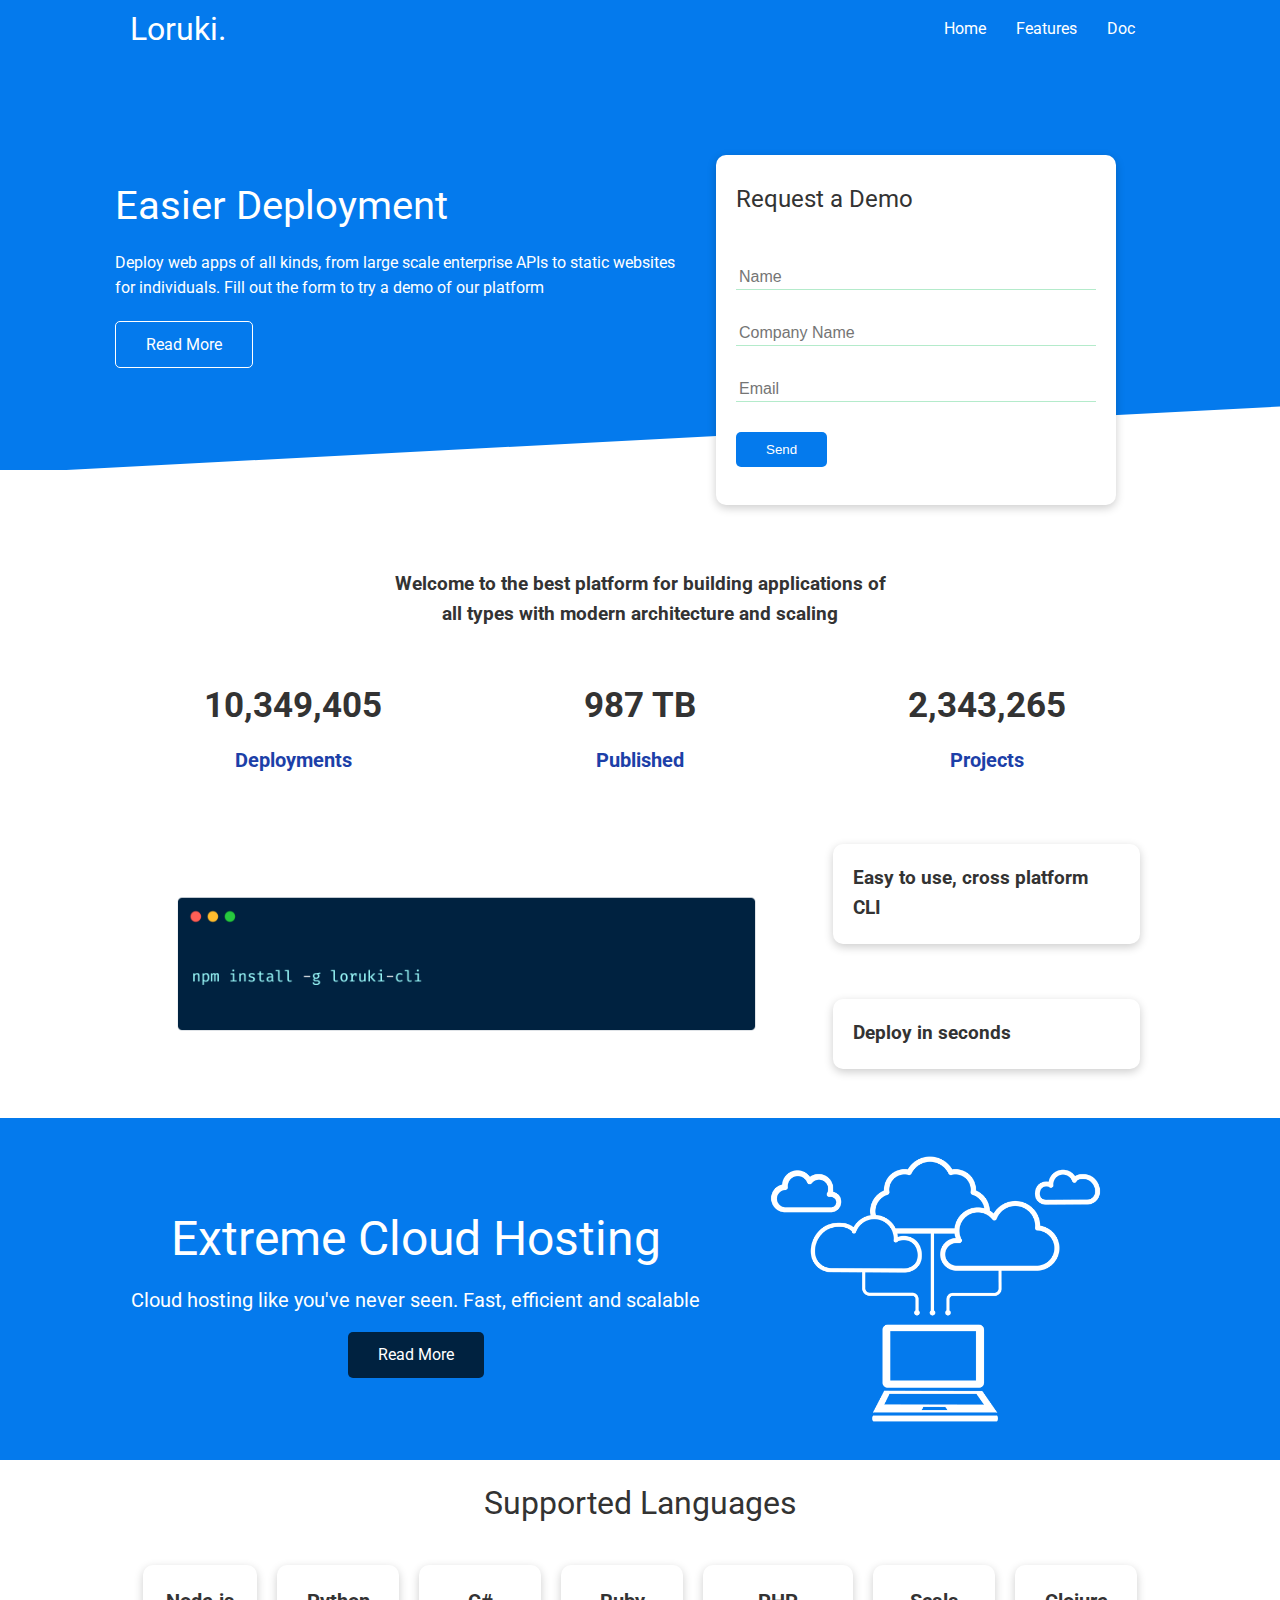
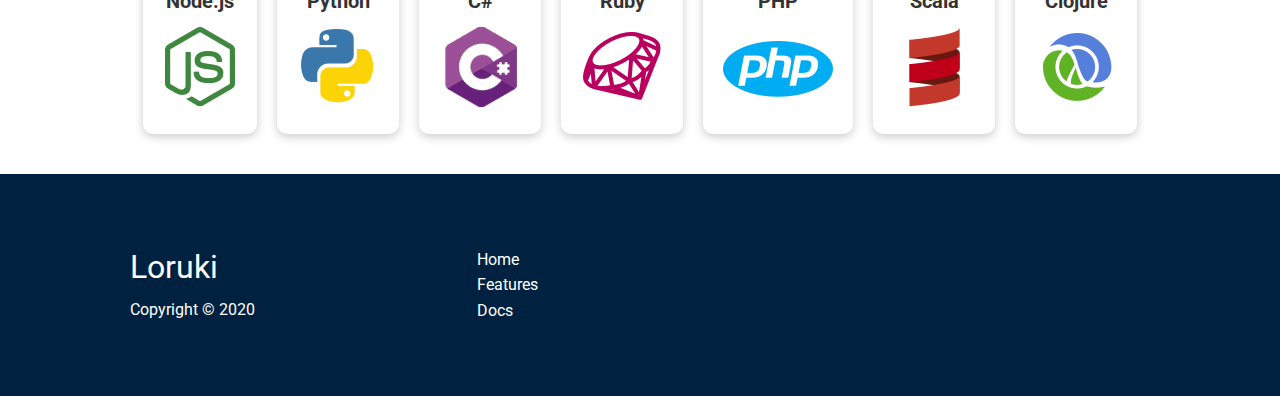
<file: index.html>
<!DOCTYPE html>
<html lang="en">
  <head>
    <meta charset="UTF-8" />
    <meta http-equiv="X-UA-Compatible" content="IE=edge" />
    <meta name="viewport" content="width=device-width, initial-scale=1.0" />
    <title>Document</title>
    <link rel="stylesheet" href="https://cdnjs.cloudflare.com/ajax/libs/font-awesome/5.15.1/css/all.min.css" integrity="sha512-+4zCK9k+qNFUR5X+cKL9EIR+ZOhtIloNl9GIKS57V1MyNsYpYcUrUeQc9vNfzsWfV28IaLL3i96P9sdNyeRssA==" crossorigin="anonymous" />
    <link rel="stylesheet" href="/css/styles-s.css" />
    <link rel="stylesheet" href="/css/utilities-s.css" />
  </head>
  <body>
       <!-- Navbar -->
    <div class="navbar">
      <div class="container flex">
        <h1 class="logo">Loruki.</h1>
        <nav>
          <ul>
            <li><a href="index.html">Home</a></li>
            <li><a href="features-s.html">Features</a></li>
            <li><a href="docs-s.html">Doc</a></li>
          </ul>
        </nav>
      </div>
    </div>
        <!-- Showcase -->
        <section class="showcase">
            <div class="container grid">
                <div class="showcase-text">
                    <h1>Easier Deployment</h1>
                    <p>Deploy web apps of all kinds, from large scale enterprise APIs to static websites for individuals. Fill out the form to try a demo of our platform</p>
                    <a href="features.html" class="btn btn-outline">Read More</a>
                </div>
                <div class="showcase-form card">
                    <h2>Request a Demo</h2>
                 <!-- netlify-honeypot, input with type="hidden" and the p class="hidden" is all for deployment to netlify and ensure that we are able to submit the form and prevent spam also-->
               <form name="contact" netlify-honeypot="bot-field" method="POST" data-netlify="true">
                    <input type="hidden" name="form-name" value="contact">
                    <p class="hidden">
                        <label>Don’t fill this out if you're human: <input name="bot-field" /></label>
                      </p>
                    <div class="form-control">
                        <input type="text" name="name" placeholder="Name" required>
                    </div>
                    <div class="form-control">
                        <input type="text" name="company" placeholder="Company Name" required>
                    </div>
                    <div class="form-control">
                        <input type="email" name="email" placeholder="Email" required>
                    </div>
                    <input type="submit" value="Send" class="btn btn-primary">
                </form>
                </div>
            </div>
        </section>
        
    <!-- Stats -->
    <section class="stats">
      <div class="container">
          <h3 class="stats-heading text-center my-1">
              Welcome to the best platform for building applications of all types with modern architecture and scaling
          </h3>

          <div class="grid grid-3 text-center my-4">
              <div>
                  <i class="fas fa-server fa-3x"></i>
                  <h3>10,349,405</h3>
                  <p class="text-secondary">Deployments</p>
              </div>
              <div>
                  <i class="fas fa-upload fa-3x"></i>
                  <h3>987 TB</h3>
                  <p class="text-secondary">Published</p>
              </div>
              <div>
                  <i class="fas fa-project-diagram fa-3x"></i>
                  <h3>2,343,265</h3>
                  <p class="text-secondary">Projects</p>
              </div>
          </div>
      </div>
  </section>
      <!-- Cli -->
      <section class="cli">
        <div class="container grid">
            <img src="images/cli.png" alt="">
            <div class="card">
                <h3>Easy to use, cross platform CLI</h3>
            </div>
            <div class="card">
                <h3>Deploy in seconds</h3>
            </div>
        </div>
    </section>
    
    <!-- Cloud -->
    <section class="cloud bg-primary my-2 py-2">
      <div class="container grid">
          <div class="text-center">
              <h2 class="lg">Extreme Cloud Hosting</h2>
              <p class="lead my-1">Cloud hosting like you've never seen. Fast, efficient and scalable</p>
              <a href="features.html" class="btn btn-dark">Read More</a>
          </div>
          <img src="images/cloud.png" alt="">
      </div>
  </section>
  
    <!-- Languages -->
    <section class="languages">
      <h2 class="md text-center my-2">
          Supported Languages
      </h2>
      <div class="container flex">
          <div class="card">
              <h4>Node.js</h4>
              <img src="images/logos/node.png" alt="">
          </div>
          <div class="card">
              <h4>Python</h4>
              <img src="images/logos/python.png" alt="">
            </div>
            <div class="card">
              <h4>C#</h4>
              <img src="images/logos/csharp.png" alt="">
            </div>
            <div class="card">
              <h4>Ruby</h4>
              <img src="images/logos/ruby.png" alt="">
            </div>
            <div class="card">
              <h4>PHP</h4>
              <img src="images/logos/php.png" alt="">
            </div>
            <div class="card">
              <h4>Scala</h4>
              <img src="images/logos/scala.png" alt="">
            </div>
            <div class="card">
              <h4>Clojure</h4>
              <img src="images/logos/clojure.png" alt="">
            </div>
      </div>
  </section>
      <!-- Footer -->
      <footer class="footer bg-dark py-5">
        <div class="container grid grid-3">
            <div>
                <h1>Loruki
                </h1>
                <p>Copyright &copy; 2020</p>
            </div>
            <nav>
                <ul>
                    <li><a href="index.html">Home</a></li>
                    <li><a href="features-s.html">Features</a></li>
                    <li><a href="docs-s.html">Docs</a></li>
                </ul>
            </nav>
            <div class="social">
                <a href="#"><i class="fab fa-github fa-2x"></i></a>
                <a href="#"><i class="fab fa-facebook fa-2x"></i></a>
                <a href="#"><i class="fab fa-instagram fa-2x"></i></a>
                <a href="#"><i class="fab fa-twitter fa-2x"></i></a>
            </div>
        </div>
    </footer>
  </body>
</html>
</file>
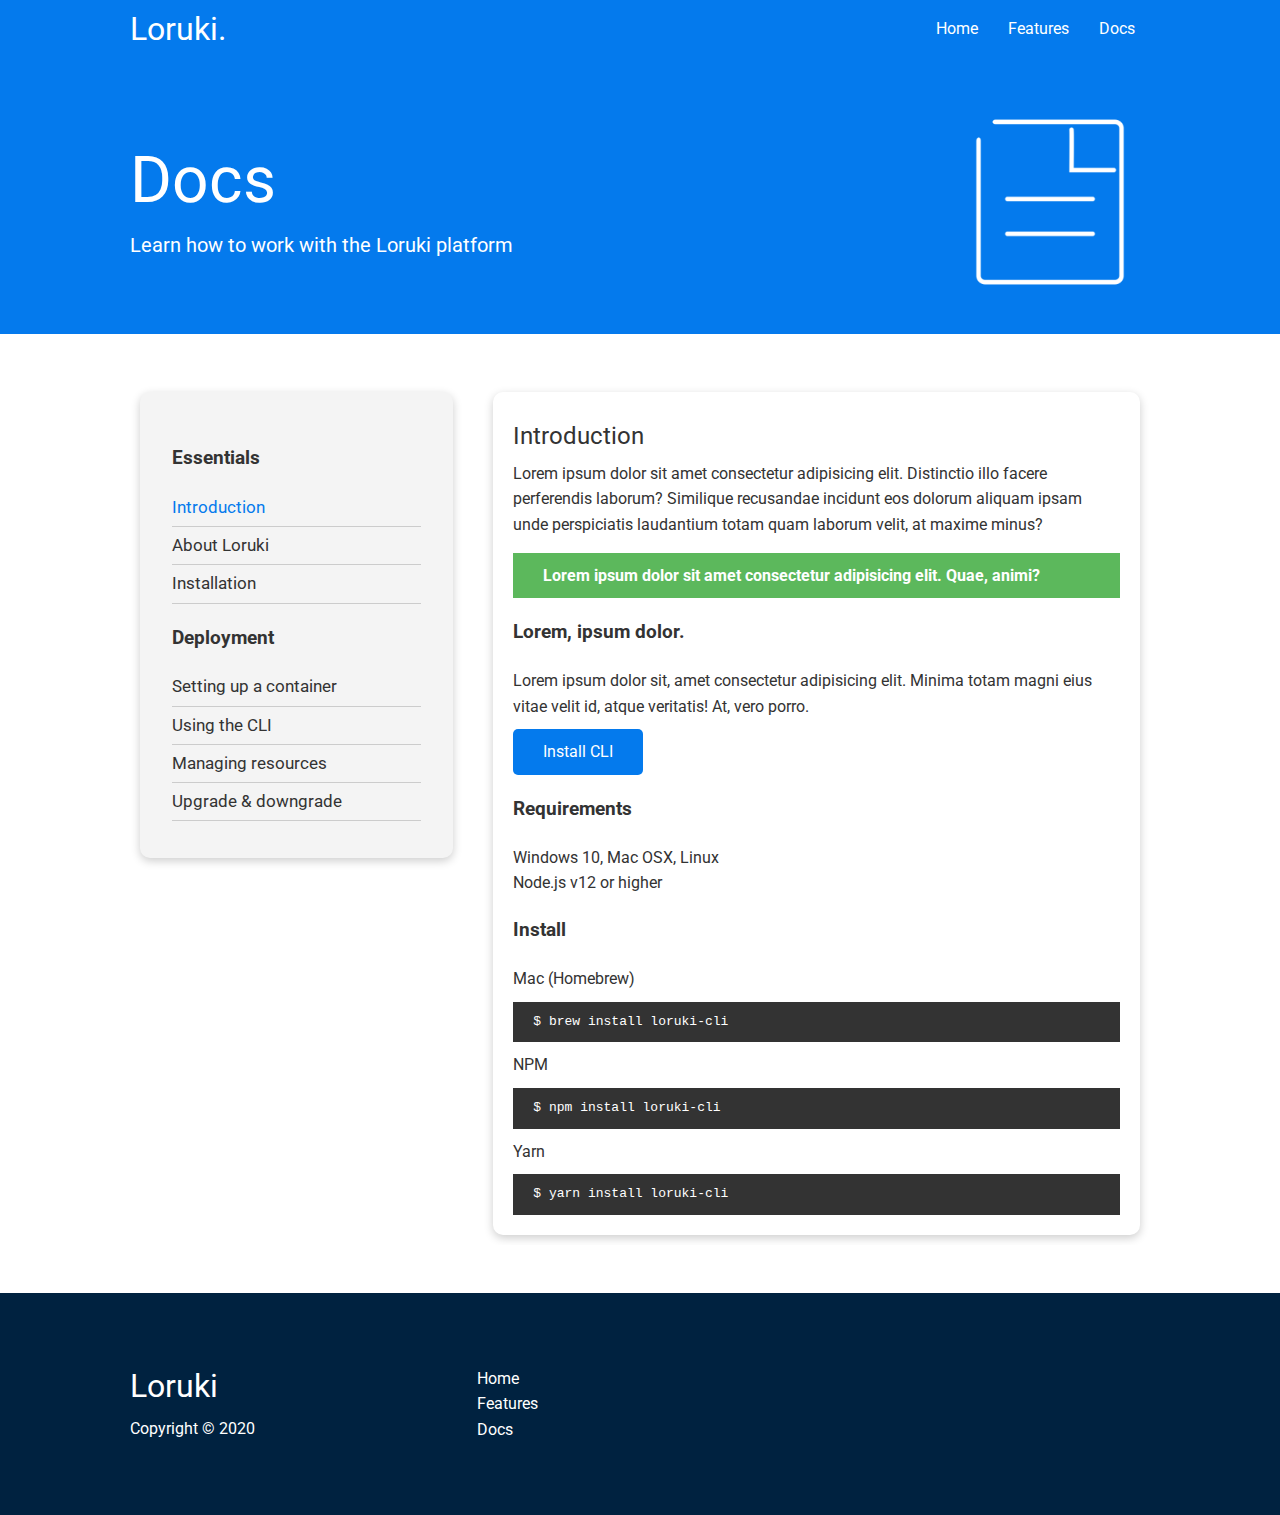
<file: docs-s.html>
<!DOCTYPE html>
<html lang="en">
<head>
    <meta charset="UTF-8">
    <meta name="viewport" content="width=device-width, initial-scale=1.0">
    <link rel="stylesheet" href="https://cdnjs.cloudflare.com/ajax/libs/font-awesome/5.15.1/css/all.min.css" integrity="sha512-+4zCK9k+qNFUR5X+cKL9EIR+ZOhtIloNl9GIKS57V1MyNsYpYcUrUeQc9vNfzsWfV28IaLL3i96P9sdNyeRssA==" crossorigin="anonymous" />
    <link rel="stylesheet" href="css/utilities-s.css">
    <link rel="stylesheet" href="css/styles-s.css">
    <title>Loruki | Cloud Hosting For Everyone</title>
</head>
<body>
    <!-- Navbar -->
    <div class="navbar">
        <div class="container flex">
            <h1 class="logo">Loruki.</h1>
            <nav>
                <ul>
                    <li><a href="index.html">Home</a></li>
                    <li><a href="features-s.html">Features</a></li>
                    <li><a href="docs-s.html">Docs</a></li>
                </ul>
            </nav>
        </div>
    </div>
    
    <!-- Head -->
    <section class="docs-head bg-primary py-3">
        <div class="container grid">
            <div>
                <h1 class="xl">Docs</h1>
                <p class="lead">
                    Learn how to work with the Loruki platform
                </p>
            </div>
            <img src="images/docs.png" alt="">
        </div>
    </section>

        <!-- Docs main -->
        <section class="docs-main my-4">
            <div class="container grid">
                <div class="card bg-light p-3">
                    <h3 class="my-2">Essentials</h3>
                    <nav>
                        <ul>
                            <li><a class="text-primary" href="#">Introduction</a></li>
                            <li><a href="#">About Loruki</a></li>
                            <li><a href="#">Installation</a></li>
                        </ul>
                    </nav>
    
                    <h3 class="my-2">Deployment</h3>
                    <nav>
                        <ul>
                            <li><a href="#">Setting up a container</a></li>
                                <li><a href="#">Using the CLI</a></li>
                                <li><a href="#">Managing resources</a></li>
                                <li><a href="#">Upgrade & downgrade</a></li>
                        </ul>
                    </nav>
                </div>
                <div class="card">
                    <h2>Introduction</h2>
                    <p>Lorem ipsum dolor sit amet consectetur adipisicing elit. Distinctio illo facere perferendis laborum? Similique recusandae incidunt eos dolorum aliquam ipsam unde perspiciatis laudantium totam quam laborum velit, at maxime minus?</p>
    
                    <div class="alert alert-success">
                        <i class="fas fa-info"></i> Lorem ipsum dolor sit amet consectetur adipisicing elit. Quae, animi?
                    </div>
    
                    <h3>Lorem, ipsum dolor.</h3>
                    <p>Lorem ipsum dolor sit, amet consectetur adipisicing elit. Minima totam magni eius vitae velit id, atque veritatis! At, vero porro.</p>
                    <a href="#" class="btn btn-primary">Install CLI</a>
    
                    <h3>Requirements</h3>
                    <ul>
                        <li>Windows 10, Mac OSX, Linux</li>
                        <li>Node.js v12 or higher</li>
                    </ul>
    
                    <h3>Install</h3>
                    <p>Mac (Homebrew)</p>
                    <pre><code>$ brew install loruki-cli</code></pre>
                    <p>NPM</p>
                    <pre><code>$ npm install loruki-cli</code></pre>
                    <p>Yarn</p>
                    <pre><code>$ yarn install loruki-cli</code></pre>
    
                </div>
            </div>
        </section>


    <!-- Footer -->
    <footer class="footer bg-dark py-5">
        <div class="container grid grid-3">
            <div>
                <h1>Loruki
                </h1>
                <p>Copyright &copy; 2020</p>
            </div>
            <nav>
                <ul>
                    <li><a href="index.html">Home</a></li>
                    <li><a href="features-s.html">Features</a></li>
                    <li><a href="docs-s.html">Docs</a></li>
                </ul>
            </nav>
            <div class="social">
                <a href="#"><i class="fab fa-github fa-2x"></i></a>
                <a href="#"><i class="fab fa-facebook fa-2x"></i></a>
                <a href="#"><i class="fab fa-instagram fa-2x"></i></a>
                <a href="#"><i class="fab fa-twitter fa-2x"></i></a>
            </div>
        </div>
    </footer>
</body>
</html>
</file>
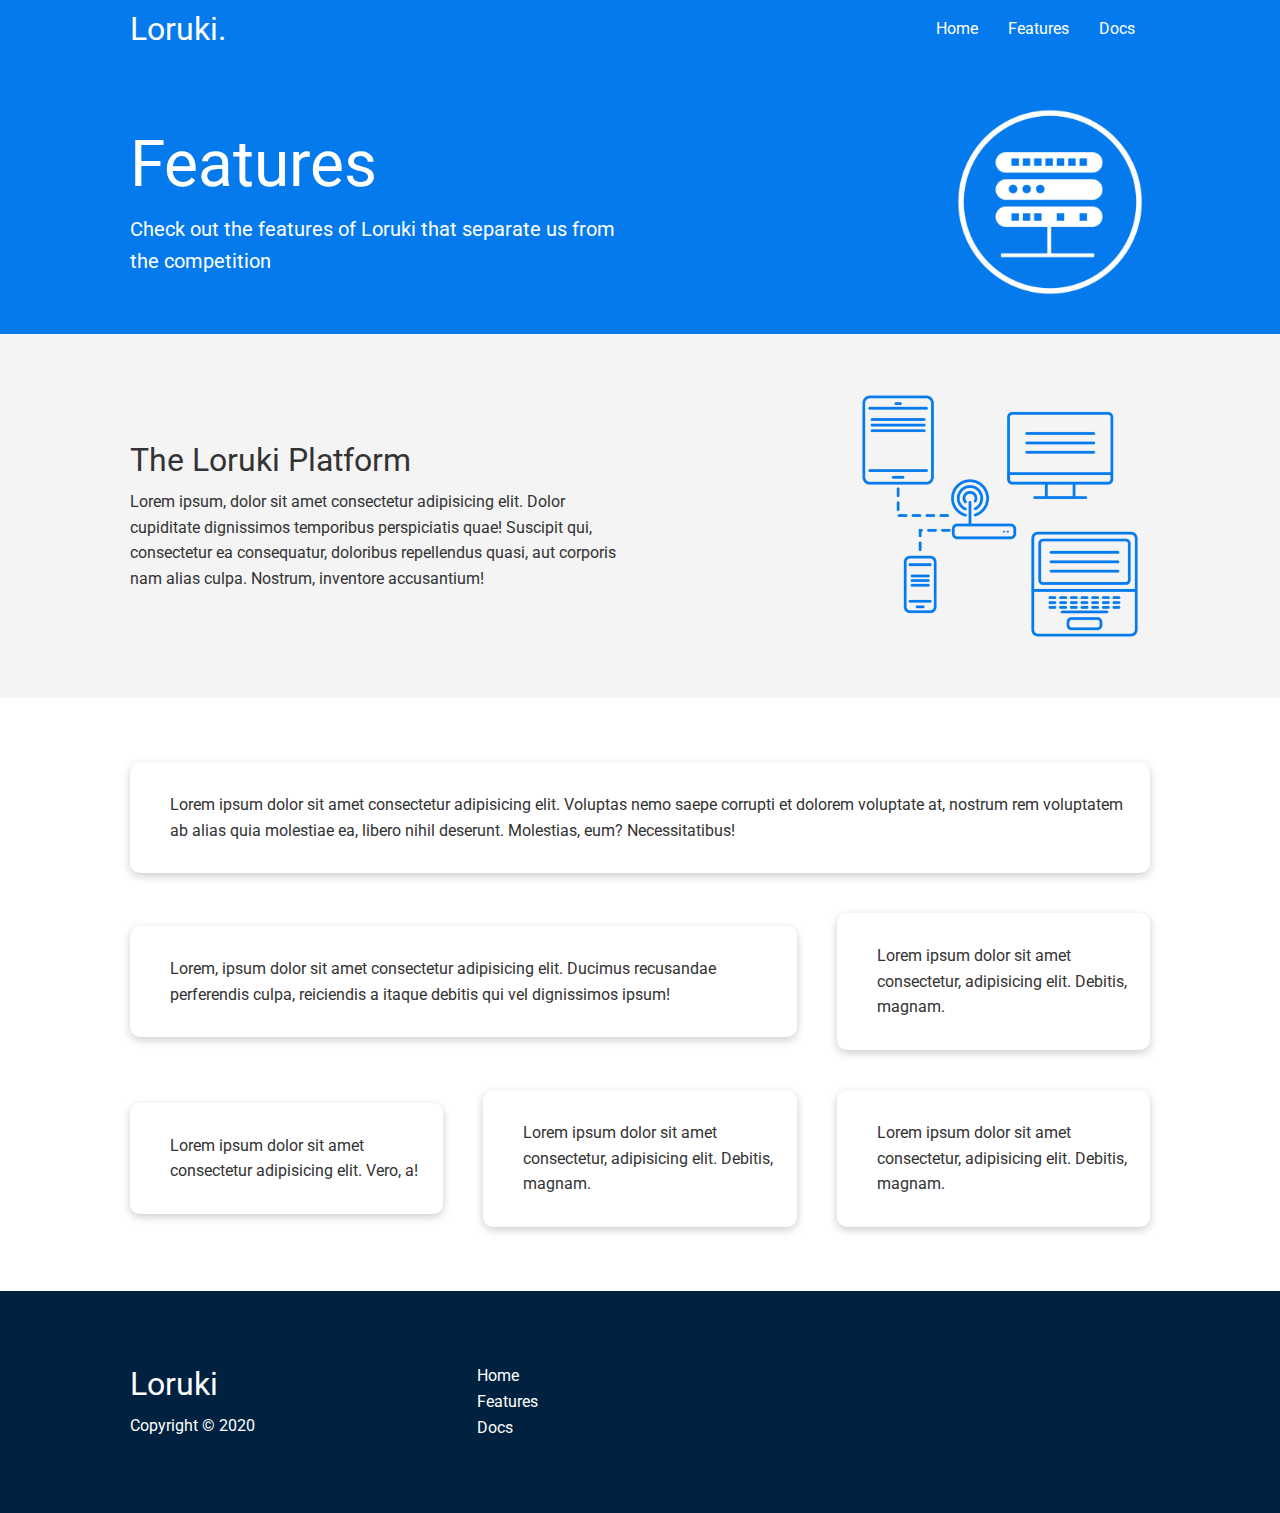
<file: features-s.html>
<!DOCTYPE html>
<html lang="en">
<head>
    <meta charset="UTF-8">
    <meta name="viewport" content="width=device-width, initial-scale=1.0">
    <link rel="stylesheet" href="https://cdnjs.cloudflare.com/ajax/libs/font-awesome/5.15.1/css/all.min.css" integrity="sha512-+4zCK9k+qNFUR5X+cKL9EIR+ZOhtIloNl9GIKS57V1MyNsYpYcUrUeQc9vNfzsWfV28IaLL3i96P9sdNyeRssA==" crossorigin="anonymous" />
    <link rel="stylesheet" href="css/utilities-s.css">
    <link rel="stylesheet" href="css/styles-s.css">
    <title>Loruki | Cloud Hosting For Everyone</title>
</head>
<body>
    <!-- Navbar -->
    <div class="navbar">
        <div class="container flex">
            <h1 class="logo">Loruki.</h1>
            <nav>
                <ul>
                    <li><a href="index.html">Home</a></li>
                    <li><a href="features-s.html">Features</a></li>
                    <li><a href="docs-s.html">Docs</a></li>
                </ul>
            </nav>
        </div>
    </div>

    <!-- Head -->
    <section class="features-head bg-primary py-3">
        <div class="container grid">
            <div>
                <h1 class="xl">Features</h1>
                <p class="lead">
                    Check out the features of Loruki that separate us from the
						competition
                </p>
            </div>
            <img src="images/server.png" alt="">
        </div>
    </section>

    <!-- Sub head -->
    <section class="features-sub-head bg-light py-3">
        <div class="container grid">
            <div>
                <h1 class="md">The Loruki Platform</h1>
                <p>
                    Lorem ipsum, dolor sit amet consectetur adipisicing elit. Dolor cupiditate dignissimos temporibus perspiciatis quae! Suscipit qui, consectetur ea consequatur, doloribus repellendus quasi, aut corporis nam alias culpa. Nostrum, inventore accusantium!
                </p>
            </div>
            <img src="images/server2.png" alt="">
        </div>
    </section>

    <section class="features-main my-2">
        <div class="container grid grid-3">
            <div class="card flex">
                <i class="fas fa-server fa-3x"></i>
                <p>Lorem ipsum dolor sit amet consectetur adipisicing elit. Voluptas nemo saepe corrupti et dolorem voluptate at, nostrum rem voluptatem ab alias quia molestiae ea, libero nihil deserunt. Molestias, eum? Necessitatibus!</p>
            </div>
            <div class="card flex">
                <i class="fas fa-network-wired fa-3x"></i>
                <p>
                    Lorem, ipsum dolor sit amet consectetur adipisicing elit. Ducimus
                    recusandae perferendis culpa, reiciendis a itaque debitis qui vel
                    dignissimos ipsum!
                </p>
            </div>
            <div class="card flex">
                <i class="fas fa-laptop-code fa-3x"></i>
                <p>
                    Lorem ipsum dolor sit amet consectetur, adipisicing elit. Debitis,
                    magnam.
                </p>
            </div>
            <div class="card flex">
                <i class="fas fa-database fa-3x"></i>
                <p>
                    Lorem ipsum dolor sit amet consectetur adipisicing elit. Vero, a!
                </p>
            </div>
            <div class="card flex">
                <i class="fas fa-power-off fa-3x"></i>
                <p>
                    Lorem ipsum dolor sit amet consectetur, adipisicing elit. Debitis,
                    magnam.
                </p>
            </div>
            <div class="card flex">
                <i class="fas fa-upload fa-3x"></i>
                <p>
                    Lorem ipsum dolor sit amet consectetur, adipisicing elit. Debitis,
                    magnam.
                </p>
            </div>
        </div>
    </section>

    <!-- Footer -->
    <footer class="footer bg-dark py-5">
        <div class="container grid grid-3">
            <div>
                <h1>Loruki
                </h1>
                <p>Copyright &copy; 2020</p>
            </div>
            <nav>
                <ul>
                    <li><a href="index.html">Home</a></li>
                    <li><a href="features-s.html">Features</a></li>
                    <li><a href="docs-s.html">Docs</a></li>
                </ul>
            </nav>
            <div class="social">
                <a href="#"><i class="fab fa-github fa-2x"></i></a>
                <a href="#"><i class="fab fa-facebook fa-2x"></i></a>
                <a href="#"><i class="fab fa-instagram fa-2x"></i></a>
                <a href="#"><i class="fab fa-twitter fa-2x"></i></a>
            </div>
        </div>
    </footer>
</body>
</html>
</file>
<file: css/styles-s.css>
@import url('https://fonts.googleapis.com/css2?family=Roboto:ital,wght@0,100;0,300;0,400;0,500;0,700;0,900;1,100;1,300;1,400;1,500;1,700;1,900&display=swap');

:root {
    --primary-color: #047aed;
    --secondary-color: #1c3fa8;
    --dark-color: #002240;
    --light-color: #f4f4f4;
    --success-color: #5cb85c;
    --error-color: #d9534f;
}


/* CSS RESETS */
* {
  box-sizing: border-box;
  margin: 0;
  padding: 0;  
}


/* UNIVERSAL CSS */
body {
    font-family: 'Roboto', sans-serif;
    color: #333;
    line-height:1.6;
}

li {
    list-style-type: none;
}

a {
    text-decoration:none;
    color: #333;
}

h1, h2 {
    margin: 10px 0;
    font-weight: 400;
    line-height: 1.2;
}

p {
    margin:10px 0;
}

img {
    width:100%;
}

pre, code {
    background: #333;
    color: white;
    padding:10px;
}


.hidden {
    visibility: hidden;
    height: 0;
  }

/* NAVBAR */
.navbar {
     background-color: var(--primary-color);
     color: #fff;
     height:70px
}

.navbar .flex {
    justify-content: space-between;
}

.navbar li a{
    color: #fff;
    padding: 10px;
    margin: 0 5px;
}

.navbar ul {
    display: flex;
}

.navbar li a:hover {
    border-bottom: 2px #fff solid;
}


/* SHOWCASE */
.showcase {
    height: 400px;
    color: #fff;
    background-color: var(--primary-color);
    position: relative;
}

.showcase h1 {
    font-size: 40px;

}

.showcase p {
    margin:20px 0;
}

.showcase .grid {
    grid-template-columns: 55% 45%;
    gap: 30px;
    overflow: visible;
}

.showcase-text {
    animation: slideInFromLeft 1s ease-in;
}

.showcase-form {
    position: relative;
    top: 60px;
    height:350px;
    width: 400px;
    padding: 40px;
    z-index: 100;
    animation: slideInFromRight 1s ease-in;
}

.showcase-form .form-control {
    margin: 30px 0;
}

.showcase-form input[type="text"],
.showcase-form input[type="email"] {
    border: 0;
    border-bottom: 1px solid #b4ebcb;
    width: 100%;
    padding: 3px;
    font-size: 16px;
}

.showcase-form input:focus {
    outline: none;
}

.showcase::after {
    content: "";
    position: absolute;
    bottom: -70px;
    height:100px;
    right:0;
    left: 0;
    background: #fff;
    transform: skewY(-3deg);
    -webkit-transform: skewY(-3deg);
    -ms-transform: skewY(-3deg);
}

/* STATS */
.stats {
    padding-top: 100px;
    animation: slideInFromBottom 1s ease-in;
}

.stats .stats-heading {
    max-width: 500px;
    margin: auto;
}

.stats .grid h3 {
    font-size: 35px;
}

.stats .grid p {
    font-size: 20px;
    font-weight: bold;
}

/* CLI */
.cli .grid {
    grid-template-columns: repeat(3, 1fr);/*create 3 columns under the selected class*/
    grid-template-rows: repeat(2, 1fr); /*create 2 rows under the selected class*/
}

.cli .grid > *:first-child {
    grid-column: 1 /span 2; /*the first child which is the image spans 2 columns in first row*/
    grid-row: 1 /span 2;/*the first child which is the image spans 2 rows*/
}

/* CLOUD */
.cloud .grid {
    grid-template-columns: 4fr 3fr;
}

/* LANGUAGES */
.languages .flex {
    flex-wrap: wrap; /* this is done for mobile screen to make the language card come to next line*/
}

.languages .card {
    text-align: center;
    margin: 18px 10px 40px;
    transition: transform 0.2s ease-in;
}

.languages .card:hover {
    transform: translateY(-15px);
}

.languages .card h4 {
    font-size:20px;
    margin-bottom:10px;
}


/* FEATURES */
.features-head img {
    width:200px;
    justify-self: flex-end;
}

.features-sub-head img {
    width: 300px;
    justify-self: flex-end;
}

.features-main .container .card > i {
    margin-right:20px;
}

.features-main .grid {
    padding: 30px;
}

.features-main .grid > *:first-child {
    grid-column: 1 /span 3;
}

.features-main .grid > *:nth-child(2) {
    grid-column: 1 /span 2;
}

/* DOCS */
.docs-head .container img {
    width:200px;
    justify-self: flex-end;
}

.docs-main h3 {
    margin: 20px 0;
}

.docs-main .grid {
    grid-template-columns: 1fr 2fr;
    align-items: flex-start;
}

.docs-main nav li {
    font-size: 17px;
    padding-bottom:5px;
    margin-bottom: 5px;
    border-bottom: 1px solid #ccc;
}


/* FOOTER */
.footer .social a{
    margin: 0 10px;
}

/* Animations */
@keyframes slideInFromLeft {
    0% {
      transform: translateX(-100%);
    }
  
    100% {
      transform: translateX(0);
    }
  }
  
  @keyframes slideInFromRight {
    0% {
      transform: translateX(100%);
    }
  
    100% {
      transform: translateX(0);
    }
  }
  
  @keyframes slideInFromTop {
    0% {
      transform: translateY(-100%);
    }
  
    100% {
      transform: translateX(0);
    }
  }
  
  @keyframes slideInFromBottom {
    0% {
      transform: translateY(100%);
    }
  
    100% {
      transform: translateX(0);
    }
  }

/*MEDIA QUERIES FOR TABLETS*/
@media(max-width:768px) {
    .grid,
    .showcase .grid,
    .stats .grid,
    .cli .grid,
    .cloud .grid,
    .features-main .grid,
    .docs-main .grid, .features-main .grid,
    .docs-main .grid {
      grid-template-columns: 1fr;
      grid-template-rows: 1fr;
    }
  
    .showcase {
      height: auto;
    }
  
    .showcase-text {
      text-align: center;
      margin-top: 40px;
      animation: slideInFromTop 1s ease-in;
    }
  
    .showcase-form {
      justify-self: center;
      margin: auto;
      animation: slideInFromBottom 1s ease-in;
    }
  
    .cli .grid > *:first-child {
      grid-column: 1;
      grid-row: 1;
    }

    .features-head,
    .features-sub-head,
    .docs-head {
      text-align: center;
    }
  
    .features-head img,
    .features-sub-head img,
    .docs-head .container img {
      justify-self: center;
    }

    .features-main .grid > *:first-child,
    .features-main .grid > *:nth-child(2) {
      grid-column: 1;
    }
  
}


/*MEDIA QUERIES FOR MOBILE*/
@media(max-width:500px) {
    .navbar .flex {
        flex-direction:column;
    }
    .navbar {
        height:100px;
    }
    .navbar ul {
        padding: 10px;
        background-color: rgba(0, 0, 0, 0.1);
      }
}
</file>
<file: css/utilities-s.css>
.container {
    max-width:1100px;
    margin: 0 auto;
    overflow: auto;
    padding: 0 40px;
}

.flex {
    display:flex;
    justify-content:center;
    align-items: center;
}

.grid {
    display: grid;
    grid-template-columns: repeat(2, 1fr); /*1fr 1fr OR 300px 200px* - means the same as repeat(2, 1fr)*/
    gap: 20px;
    justify-content:center;
    align-items: center;
    height: 100%;
}

.grid-3 {
  grid-template-columns:repeat(3, 1fr);
}

.card {
    background-color: #fff;
    color: #333;
    border-radius: 10px;
    box-shadow: 0 3px 10px rgba(0,0,0,0.2);
    padding: 20px;
    margin: 10px;
}

.btn {
    display: inline-block;
    color: #fff;
    background: var(--primary-color);
    border-radius:5px;
    padding: 10px 30px;
    cursor: pointer;
    border: none;
    transition: transform 0.3s ease-in;
}

.btn-outline {
    background-color: transparent;
    border: 1px #fff solid;
}

.btn:hover {
    transform: scale(0.9);
}

.text-center {
  text-align: center;
}

/* BACKGROUND AND COLORED BUTTONS */
.bg-primary,
.btn-primary {
  background-color: var(--primary-color);
  color: #fff;
}

.bg-secondary,
.btn-secondary {
  background-color: var(--secondary-color);
  color: #fff;
}

.bg-dark,
.btn-dark {
  background-color: var(--dark-color);
  color: #fff;
}

.bg-light,
.btn-light {
  background-color: var(--light-color);
  color: #333;
}

.bg-primary a,
.btn-primary a,
.bg-secondary a,
.btn-secondary a,
.bg-dark a,
.btn-dark a {
  color: #fff;
}

/* ALERTS */
.alert {
  background-color: var(--light-color);
  padding: 10px 20px;
  font-weight: bold;
  margin: 15px 0;
}

.alert i {
  margin-right: 10px;
}

.alert-success {
  background-color: var(--success-color);
  color: #fff;
}

.alert-error {
  background-color: var(--error-color);
  color: #fff;
}

/* TEXT COLOURS */
.text-primary {
  color: var(--primary-color);
}

.text-secondary {
  color: var(--secondary-color);
}

.text-dark {
  color: var(--dark-color);
}

.text-light {
  color: var(--light-color);
}

/* TEXT SIZES */
.lead {
  font-size: 20px;
}

.sm {
  font-size: 1rem;
}

.md {
  font-size: 2rem;
}

.lg {
  font-size: 3rem;
}

.xl {
  font-size: 4rem;
}

.text-center {
  text-align: center;
}


/* MARGIN TOP AND BOTTOM */
.my-1 {
    margin: 1rem 0;
  }
  
  .my-2 {
    margin: 1.5rem 0;
  }
  
  .my-3 {
    margin: 2rem 0;
  }
  
  .my-4 {
    margin: 3rem 0;
  }
  
  .my-5 {
    margin: 4rem 0;
  }
  
  /* MARGIN ALL AROUND */
  .m-1 {
    margin: 1rem;
  }
  
  .m-2 {
    margin: 1.5rem;
  }
  
  .m-3 {
    margin: 2rem;
  }
  
  .m-4 {
    margin: 3rem;
  }
  
  .m-5 {
    margin: 4rem;
  }
  
/* PADDING TOP AND BOTTOM */
  .py-1 {
    padding: 1rem 0;
  }
  
  .py-2 {
    padding: 1.5rem 0;
  }
  
  .py-3 {
    padding: 2rem 0;
  }
  
  .py-4 {
    padding: 3rem 0;
  }
  
  .py-5 {
    padding: 4rem 0;
  }
  /* PADDING ALL AROUND */
  .p-1 {
    padding: 1rem;
  }
  
  .p-2 {
    padding: 1.5rem;
  }
  
  .p-3 {
    padding: 2rem;
  }
  
  .p-4 {
    padding: 3rem;
  }
  
  .p-5 {
    padding: 4rem;
  }
</file>
